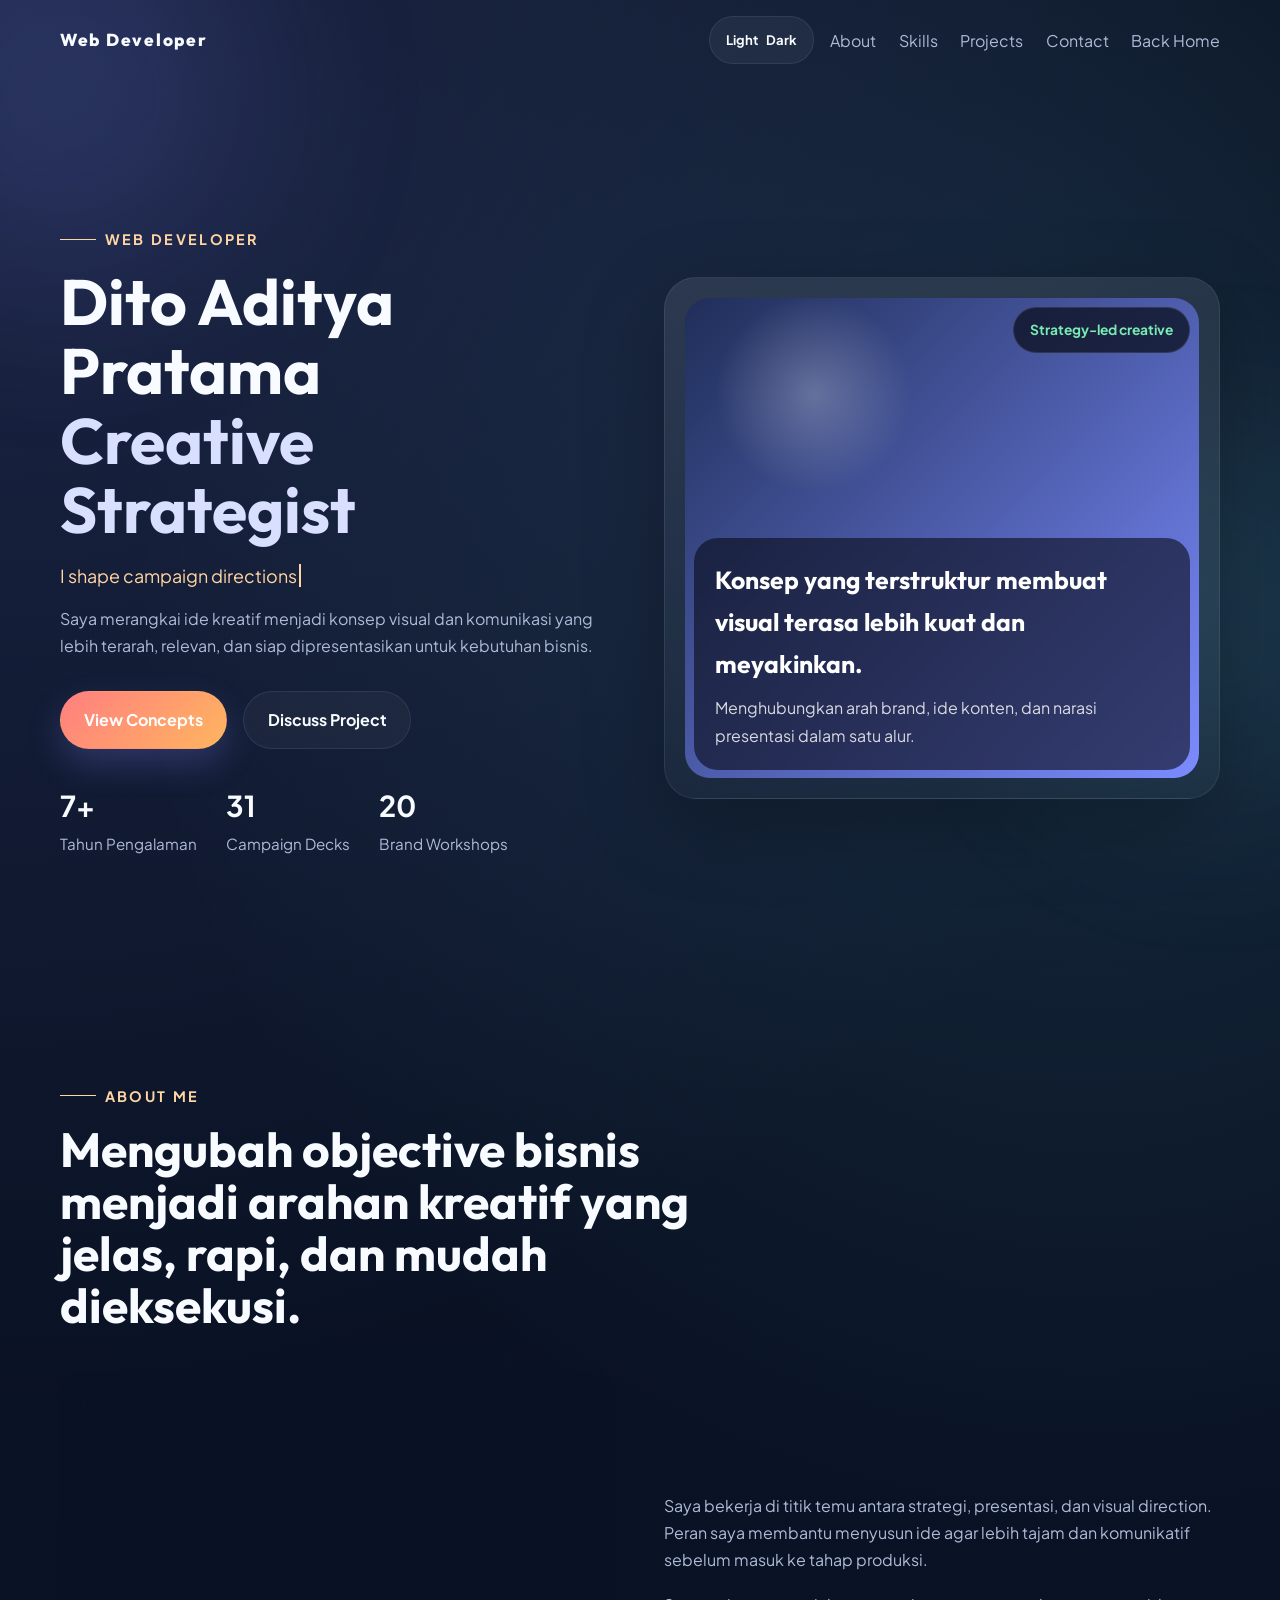
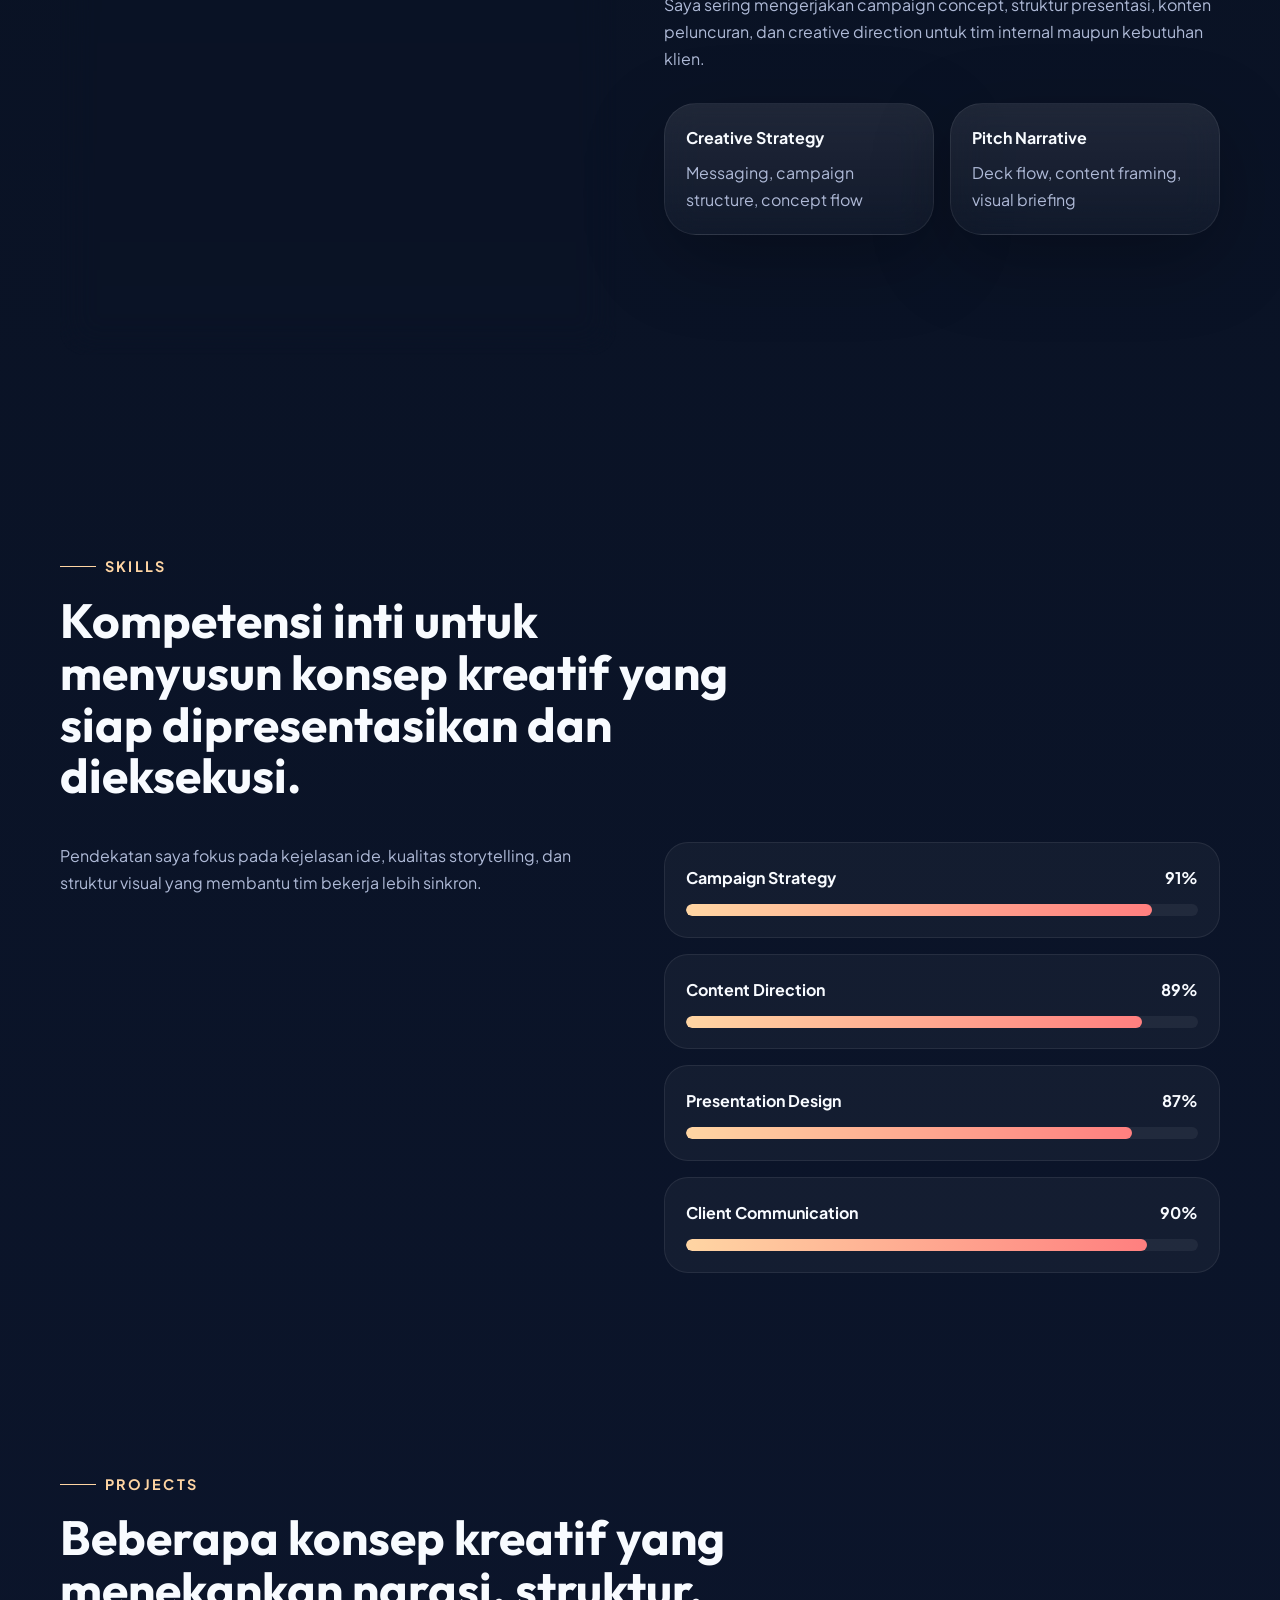
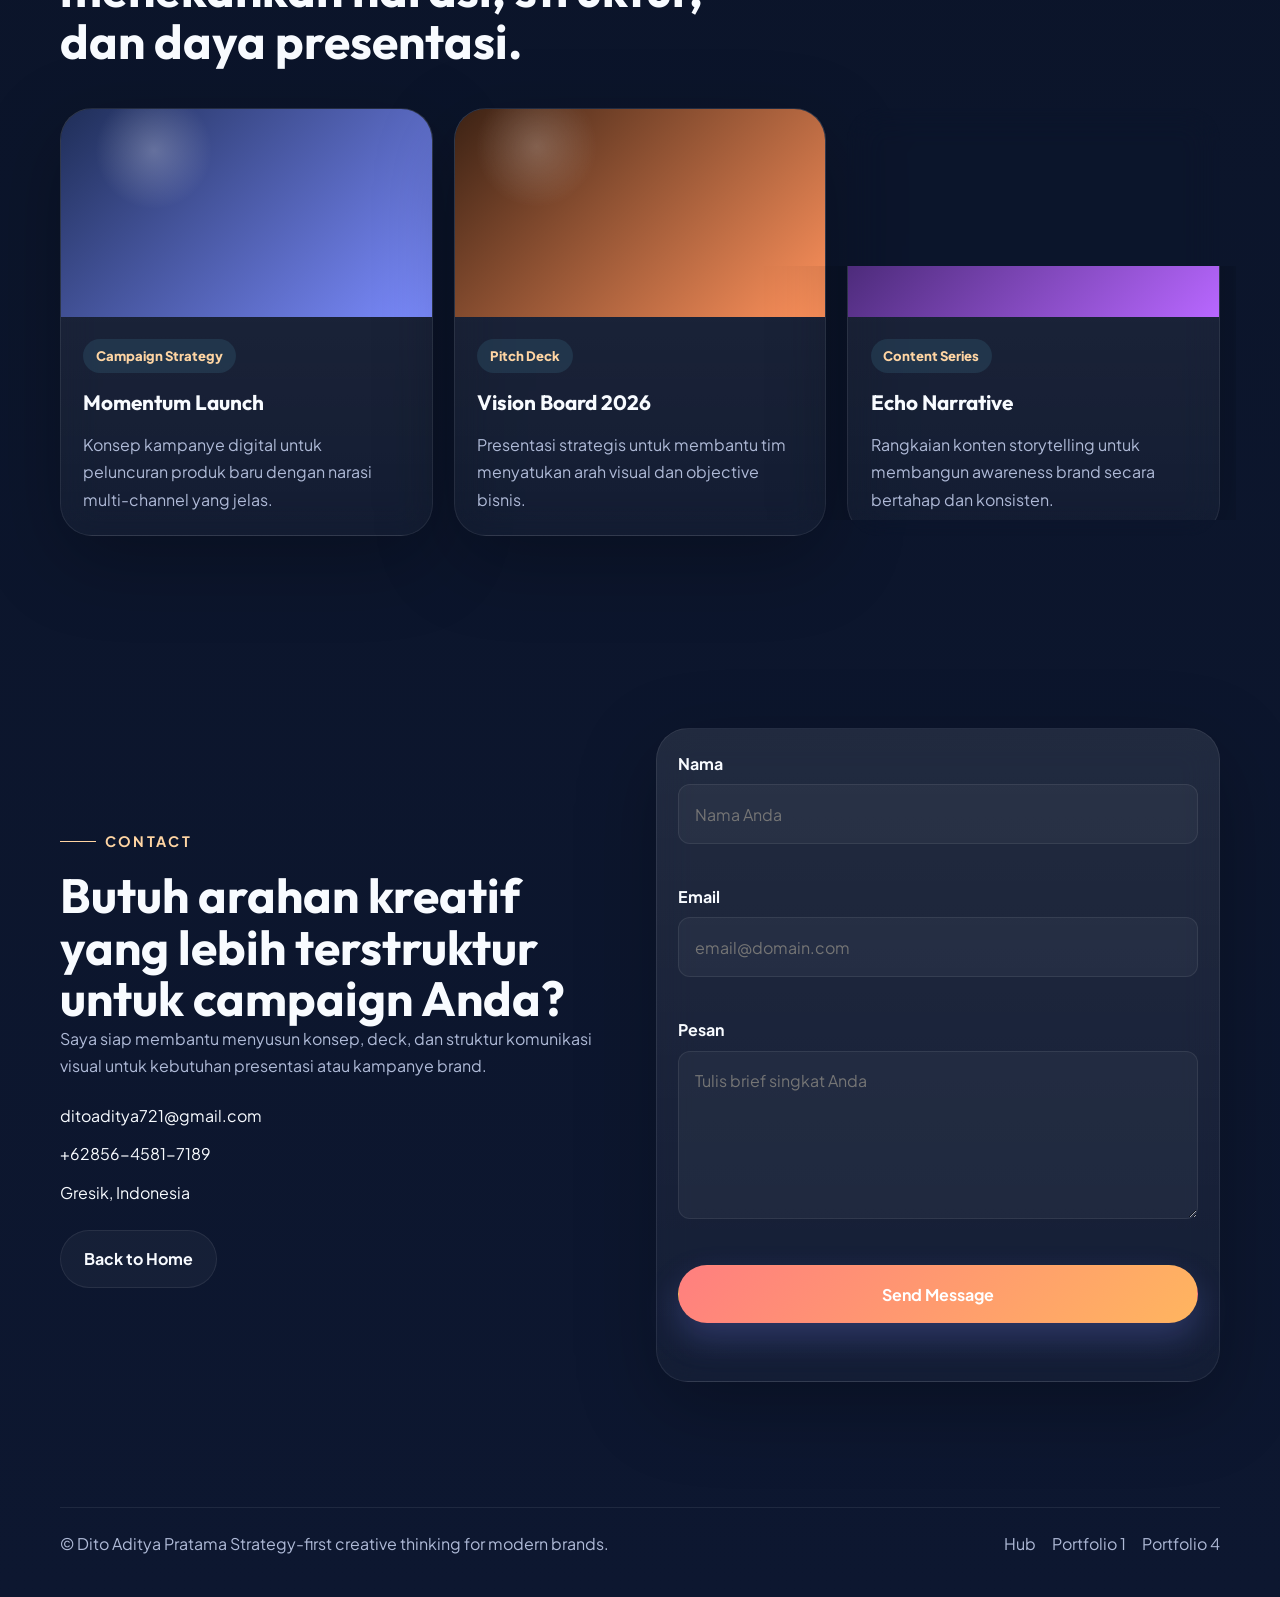
<file: portfolio1.html>
<!DOCTYPE html>
<html lang="id">
  <head>
    <meta charset="UTF-8" />
    <meta name="viewport" content="width=device-width, initial-scale=1.0" />
    <title>Dito Aditya Pratama | Web Developer</title>
    <meta name="description" content="Portofolio dummy Fikri Alamsyah dalam Portfolio Hub." />
    <link rel="preconnect" href="https://fonts.googleapis.com" />
    <link rel="preconnect" href="https://fonts.gstatic.com" crossorigin />
    <link href="https://fonts.googleapis.com/css2?family=Outfit:wght@400;500;600;700;800&family=Plus+Jakarta+Sans:wght@400;500;600;700;800&display=swap" rel="stylesheet" />
    <link rel="stylesheet" href="css/style.css" />
  </head>
  <body class="page-portfolio theme-5">
    <div class="page-glow glow-one"></div><div class="page-glow glow-two"></div>
    <header class="site-header" id="top">
      <nav class="navbar container">
        <a href="index.html" class="logo">Web Developer</a>
        <div class="nav-actions">
          <button class="theme-toggle" type="button" aria-label="Toggle theme"><span class="theme-toggle__sun">Light</span><span class="theme-toggle__moon">Dark</span></button>
          <button class="nav-toggle" type="button" aria-label="Buka menu navigasi" aria-expanded="false" aria-controls="nav-menu"><span></span><span></span><span></span></button>
        </div>
        <div class="nav-menu" id="nav-menu"><a href="#about">About</a><a href="#skills">Skills</a><a href="#projects">Projects</a><a href="#contact">Contact</a><a href="index.html">Back Home</a></div>
      </nav>
    </header>
    <main>
      <section class="hero section">
        <div class="container hero-grid">
          <div class="hero-content reveal">
            <span class="eyebrow">Web Developer</span>
            <h1>Dito Aditya Pratama <span class="accent">Creative Strategist</span></h1>
            <p class="typing-line">I shape <span data-typing="campaign directions,content concepts,presentation narratives"></span></p>
            <p class="hero-description">Saya merangkai ide kreatif menjadi konsep visual dan komunikasi yang lebih terarah, relevan, dan siap dipresentasikan untuk kebutuhan bisnis.</p>
            <div class="hero-actions"><a href="#projects" class="btn btn-primary">View Concepts</a><a href="#contact" class="btn btn-secondary">Discuss Project</a></div>
            <div class="hero-metrics"><div><strong>7+</strong><span>Tahun Pengalaman</span></div><div><strong>31</strong><span>Campaign Decks</span></div><div><strong>20</strong><span>Brand Workshops</span></div></div>
          </div>
          <div class="hero-card reveal"><div class="hero-card-inner"><div class="hero-badge">Strategy-led creative</div><div class="hero-visual gradient-a"></div><div class="hero-card-text"><h2>Konsep yang terstruktur membuat visual terasa lebih kuat dan meyakinkan.</h2><p>Menghubungkan arah brand, ide konten, dan narasi presentasi dalam satu alur.</p></div></div></div>
        </div>
      </section>
      <section class="section" id="about">
        <div class="container section-heading reveal"><span class="eyebrow">About Me</span><h2>Mengubah objective bisnis menjadi arahan kreatif yang jelas, rapi, dan mudah dieksekusi.</h2></div>
        <div class="container about-grid">
          <div class="about-photo reveal"><div class="photo-frame photo-frame--abstract gradient-a"></div></div>
          <div class="about-content reveal">
            <p>Saya bekerja di titik temu antara strategi, presentasi, dan visual direction. Peran saya membantu menyusun ide agar lebih tajam dan komunikatif sebelum masuk ke tahap produksi.</p>
            <p>Saya sering mengerjakan campaign concept, struktur presentasi, konten peluncuran, dan creative direction untuk tim internal maupun kebutuhan klien.</p>
            <div class="about-cards"><article class="info-card"><strong>Creative Strategy</strong><span>Messaging, campaign structure, concept flow</span></article><article class="info-card"><strong>Pitch Narrative</strong><span>Deck flow, content framing, visual briefing</span></article></div>
          </div>
        </div>
      </section>
      <section class="section" id="skills">
        <div class="container section-heading reveal"><span class="eyebrow">Skills</span><h2>Kompetensi inti untuk menyusun konsep kreatif yang siap dipresentasikan dan dieksekusi.</h2></div>
        <div class="container skills-grid">
          <div class="skills-copy reveal"><p>Pendekatan saya fokus pada kejelasan ide, kualitas storytelling, dan struktur visual yang membantu tim bekerja lebih sinkron.</p></div>
          <div class="skills-list">
            <div class="skill-item reveal"><div class="skill-meta"><span>Campaign Strategy</span><span>91%</span></div><div class="skill-bar"><span data-width="91%"></span></div></div>
            <div class="skill-item reveal"><div class="skill-meta"><span>Content Direction</span><span>89%</span></div><div class="skill-bar"><span data-width="89%"></span></div></div>
            <div class="skill-item reveal"><div class="skill-meta"><span>Presentation Design</span><span>87%</span></div><div class="skill-bar"><span data-width="87%"></span></div></div>
            <div class="skill-item reveal"><div class="skill-meta"><span>Client Communication</span><span>90%</span></div><div class="skill-bar"><span data-width="90%"></span></div></div>
          </div>
        </div>
      </section>
      <section class="section" id="projects">
        <div class="container section-heading reveal"><span class="eyebrow">Projects</span><h2>Beberapa konsep kreatif yang menekankan narasi, struktur, dan daya presentasi.</h2></div>
        <div class="container projects-grid">
          <article class="project-card reveal"><div class="project-image gradient-a"></div><div class="project-content"><span class="project-tag">Campaign Strategy</span><h3>Momentum Launch</h3><p>Konsep kampanye digital untuk peluncuran produk baru dengan narasi multi-channel yang jelas.</p></div></article>
          <article class="project-card reveal"><div class="project-image gradient-d"></div><div class="project-content"><span class="project-tag">Pitch Deck</span><h3>Vision Board 2026</h3><p>Presentasi strategis untuk membantu tim menyatukan arah visual dan objective bisnis.</p></div></article>
          <article class="project-card reveal"><div class="project-image gradient-c"></div><div class="project-content"><span class="project-tag">Content Series</span><h3>Echo Narrative</h3><p>Rangkaian konten storytelling untuk membangun awareness brand secara bertahap dan konsisten.</p></div></article>
        </div>
      </section>
      <section class="section" id="contact">
        <div class="container contact-grid">
          <div class="contact-copy reveal">
            <span class="eyebrow">Contact</span>
            <h2>Butuh arahan kreatif yang lebih terstruktur untuk campaign Anda?</h2>
            <p>Saya siap membantu menyusun konsep, deck, dan struktur komunikasi visual untuk kebutuhan presentasi atau kampanye brand.</p>
            <div class="contact-links"><a href="mailto:fikri.alamsyah@example.com">ditoaditya721@gmail.com</a><a href="tel:+62856-4581-7189">+62856-4581-7189</a><a href="https://maps.google.com/?q=Gresik%2C+Indonesia" target="_blank" rel="noreferrer">Gresik, Indonesia</a></div>
            <a href="index.html" class="btn btn-back">Back to Home</a>
          </div>
          <form class="contact-form reveal" id="contact-form" novalidate>
            <div class="form-group"><label for="name">Nama</label><input type="text" id="name" name="name" placeholder="Nama Anda" /><small class="error-message"></small></div>
            <div class="form-group"><label for="email">Email</label><input type="email" id="email" name="email" placeholder="email@domain.com" /><small class="error-message"></small></div>
            <div class="form-group"><label for="message">Pesan</label><textarea id="message" name="message" rows="5" placeholder="Tulis brief singkat Anda"></textarea><small class="error-message"></small></div>
            <button type="submit" class="btn btn-primary btn-full">Send Message</button><p class="form-status" id="form-status"></p>
          </form>
        </div>
      </section>
    </main>
    <footer class="footer"><div class="container footer-inner"><p>&copy; Dito Aditya Pratama Strategy-first creative thinking for modern brands.</p><div class="social-links"><a href="index.html">Hub</a><a href="portfolio1.html">Portfolio 1</a><a href="portfolio4.html">Portfolio 4</a></div></div></footer>
    <script src="js/script.js"></script>
  </body>
</html>
</file>
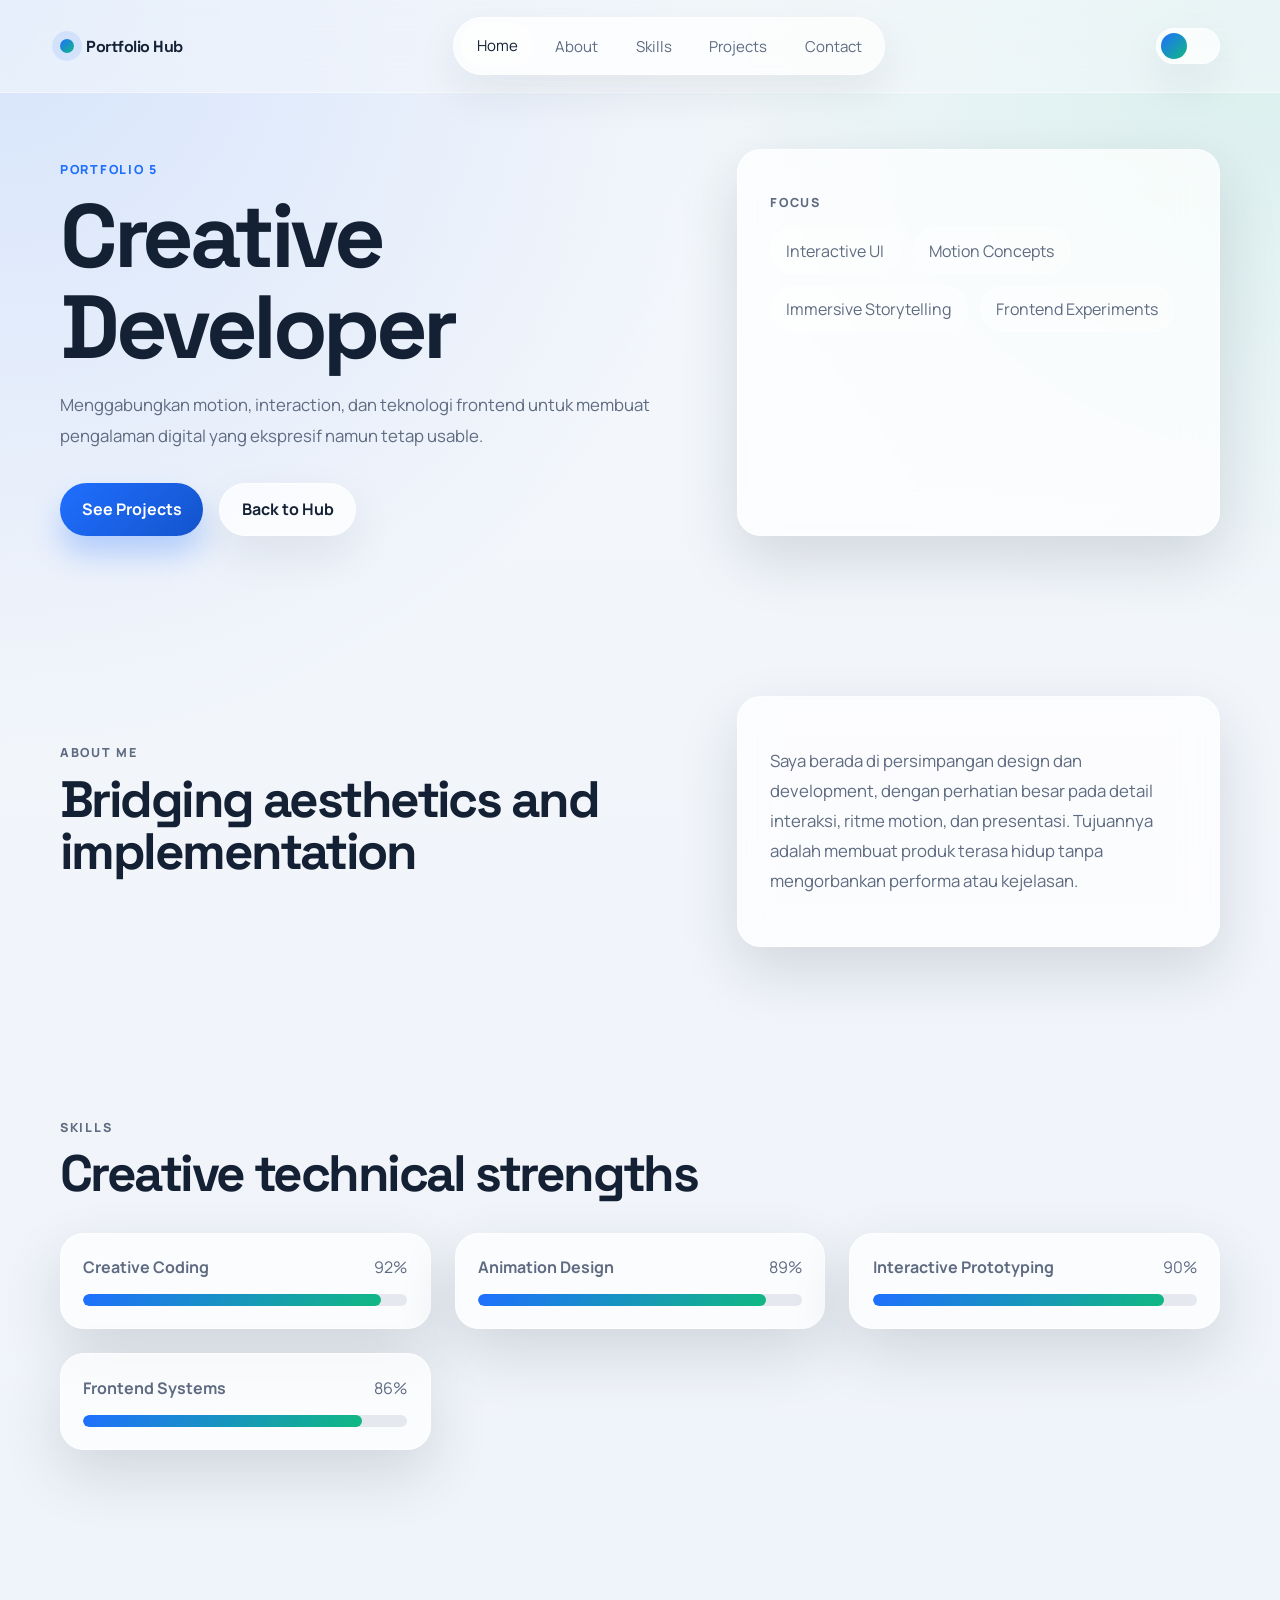
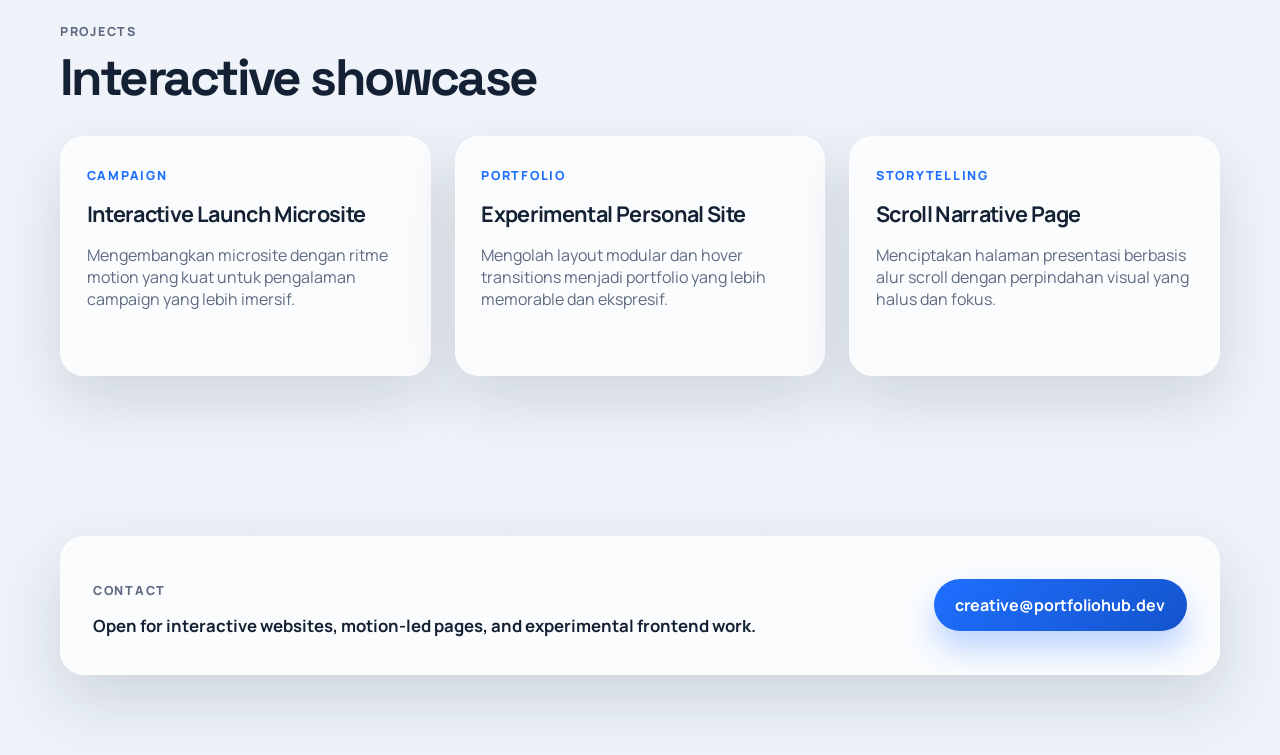
<file: portfolio2.html>
<!DOCTYPE html>
<html lang="en">
<head>
  <meta charset="UTF-8">
  <meta name="viewport" content="width=device-width, initial-scale=1.0">
  <title>Portfolio Hub | Creative Developer</title>
  <meta name="description" content="Portfolio Creative Developer modern dengan about, skills, projects, dan contact.">
  <link rel="preconnect" href="https://fonts.googleapis.com">
  <link rel="preconnect" href="https://fonts.gstatic.com" crossorigin>
  <link href="https://fonts.googleapis.com/css2?family=Manrope:wght@400;500;600;700;800&family=Space+Grotesk:wght@500;700&display=swap" rel="stylesheet">
  <style>
:root {
  --bg: #f4f7fb;
  --bg-soft: #edf2f9;
  --surface: rgba(255, 255, 255, 0.72);
  --surface-strong: rgba(255, 255, 255, 0.92);
  --surface-border: rgba(255, 255, 255, 0.65);
  --text: #142033;
  --muted: #5e6b81;
  --primary: #1f6fff;
  --primary-strong: #1454cc;
  --accent: #10b981;
  --shadow: 0 24px 60px rgba(20, 32, 51, 0.14);
  --shadow-soft: 0 18px 45px rgba(20, 32, 51, 0.08);
  --radius-xl: 32px;
  --radius-lg: 24px;
  --radius-md: 18px;
  --radius-sm: 14px;
  --container: min(1160px, calc(100% - 2rem));
  --header-height: 92px;
}

body.dark-mode {
  --bg: #09111f;
  --bg-soft: #0f1a2f;
  --surface: rgba(11, 19, 34, 0.72);
  --surface-strong: rgba(14, 24, 44, 0.92);
  --surface-border: rgba(112, 141, 182, 0.18);
  --text: #e9eef9;
  --muted: #9ba8c1;
  --primary: #6ea8ff;
  --primary-strong: #8ab8ff;
  --accent: #2dd4bf;
  --shadow: 0 24px 60px rgba(1, 7, 18, 0.48);
  --shadow-soft: 0 18px 45px rgba(1, 7, 18, 0.28);
}

*,
*::before,
*::after {
  box-sizing: border-box;
}

html {
  scroll-behavior: smooth;
}

body {
  margin: 0;
  min-width: 320px;
  font-family: "Manrope", sans-serif;
  background:
    radial-gradient(circle at top left, rgba(31, 111, 255, 0.14), transparent 28%),
    radial-gradient(circle at top right, rgba(16, 185, 129, 0.12), transparent 24%),
    linear-gradient(180deg, var(--bg) 0%, var(--bg-soft) 100%);
  color: var(--text);
  transition: background 0.35s ease, color 0.35s ease;
}

img {
  max-width: 100%;
  display: block;
}

a {
  color: inherit;
  text-decoration: none;
}

button,
input,
textarea {
  font: inherit;
}

.page-shell {
  position: relative;
  overflow: clip;
}

.container {
  width: var(--container);
  margin: 0 auto;
}

.section {
  padding: 5rem 0;
  scroll-margin-top: calc(var(--header-height) + 18px);
}

.site-header {
  position: sticky;
  top: 0;
  z-index: 30;
  backdrop-filter: blur(18px);
  background: rgba(244, 247, 251, 0.55);
  border-bottom: 1px solid rgba(255, 255, 255, 0.45);
  transition: background 0.35s ease, box-shadow 0.35s ease, border-color 0.35s ease;
}

body.dark-mode .site-header {
  background: rgba(9, 17, 31, 0.58);
  border-bottom-color: rgba(112, 141, 182, 0.12);
}

.site-header.scrolled {
  box-shadow: var(--shadow-soft);
}

.nav-wrap {
  min-height: var(--header-height);
  display: flex;
  align-items: center;
  justify-content: space-between;
  gap: 1rem;
}

.brand {
  display: inline-flex;
  align-items: center;
  gap: 0.75rem;
  font-family: "Space Grotesk", sans-serif;
  font-weight: 700;
  letter-spacing: -0.03em;
}

.brand-mark {
  width: 14px;
  height: 14px;
  border-radius: 50%;
  background: linear-gradient(135deg, var(--primary), var(--accent));
  box-shadow: 0 0 0 8px rgba(31, 111, 255, 0.1);
}

.site-nav {
  display: flex;
  align-items: center;
  gap: 0.35rem;
  padding: 0.4rem;
  border-radius: 999px;
  background: var(--surface);
  border: 1px solid var(--surface-border);
  box-shadow: var(--shadow-soft);
}

.site-nav a {
  position: relative;
  padding: 0.7rem 1rem;
  border-radius: 999px;
  color: var(--muted);
  font-size: 0.94rem;
  transition: color 0.25s ease, background 0.25s ease, transform 0.25s ease;
}

.site-nav a:hover,
.site-nav a.active {
  color: var(--text);
  background: rgba(255, 255, 255, 0.65);
  transform: translateY(-1px);
}

body.dark-mode .site-nav a:hover,
body.dark-mode .site-nav a.active {
  background: rgba(255, 255, 255, 0.08);
}

.theme-toggle {
  border: 0;
  background: transparent;
  padding: 0;
  cursor: pointer;
}

.theme-toggle-track {
  width: 64px;
  height: 36px;
  display: inline-flex;
  align-items: center;
  padding: 4px;
  border-radius: 999px;
  background: var(--surface);
  border: 1px solid var(--surface-border);
  box-shadow: var(--shadow-soft);
}

.theme-toggle-thumb {
  width: 26px;
  height: 26px;
  border-radius: 50%;
  background: linear-gradient(135deg, var(--primary), var(--accent));
  transform: translateX(0);
  transition: transform 0.3s ease;
}

body.dark-mode .theme-toggle-thumb {
  transform: translateX(28px);
}

.hero-section,
.portfolio-hero {
  padding-top: 3.5rem;
}

.hero-grid,
.portfolio-hero-grid,
.two-column,
.feature-layout,
.skills-grid,
.project-grid,
.portfolio-grid {
  display: grid;
  gap: 1.5rem;
}

.hero-grid,
.portfolio-hero-grid,
.two-column {
  grid-template-columns: 1.15fr 0.85fr;
  align-items: center;
}

.section-heading {
  max-width: 720px;
  margin-bottom: 2rem;
}

.section-heading h2,
.hero-copy h1,
.portfolio-hero h1 {
  margin: 0;
  font-family: "Space Grotesk", sans-serif;
  letter-spacing: -0.05em;
  line-height: 1.02;
}

.hero-copy h1,
.portfolio-hero h1 {
  font-size: clamp(2.9rem, 7vw, 5.6rem);
}

.section-heading h2 {
  font-size: clamp(2rem, 4vw, 3.3rem);
}

.eyebrow,
.mini-label,
.project-tag,
.card-index {
  text-transform: uppercase;
  letter-spacing: 0.14em;
  font-size: 0.78rem;
  font-weight: 800;
}

.eyebrow,
.project-tag,
.card-index {
  color: var(--primary);
}

.hero-text,
.section-heading p,
.content-card p,
.portfolio-card p,
.project-card p,
.feature-card p,
.contact-banner h2,
.contact-banner p,
.summary-card,
.skill-card,
.chip-list,
.metric-list span {
  color: var(--muted);
}

.hero-text,
.content-card p,
.contact-banner h2 {
  font-size: 1.05rem;
  line-height: 1.8;
}

.hero-actions {
  display: flex;
  flex-wrap: wrap;
  gap: 1rem;
  margin-top: 2rem;
}

.btn {
  display: inline-flex;
  align-items: center;
  justify-content: center;
  min-height: 52px;
  padding: 0.9rem 1.35rem;
  border-radius: 999px;
  font-weight: 700;
  transition: transform 0.25s ease, box-shadow 0.25s ease, background 0.25s ease, color 0.25s ease;
}

.btn:hover {
  transform: translateY(-2px);
}

.btn-primary {
  color: #fff;
  background: linear-gradient(135deg, var(--primary), var(--primary-strong));
  box-shadow: 0 18px 30px rgba(31, 111, 255, 0.28);
}

.btn-secondary {
  background: var(--surface);
  border: 1px solid var(--surface-border);
  box-shadow: var(--shadow-soft);
}

.glass-card,
.portfolio-card,
.project-card,
.skill-card,
.content-card {
  position: relative;
  overflow: hidden;
  background: var(--surface);
  border: 1px solid var(--surface-border);
  box-shadow: var(--shadow);
  backdrop-filter: blur(18px);
}

.glass-card,
.portfolio-card,
.project-card,
.skill-card,
.content-card,
.contact-banner,
.feature-card {
  border-radius: var(--radius-lg);
}

.spotlight-card,
.summary-card,
.feature-card,
.content-card,
.contact-banner {
  padding: 2rem;
}

.spotlight-card {
  min-height: 360px;
}

.spotlight-orb {
  position: absolute;
  border-radius: 50%;
  filter: blur(12px);
  opacity: 0.6;
}

.orb-one {
  width: 180px;
  height: 180px;
  top: -30px;
  right: -20px;
  background: rgba(31, 111, 255, 0.25);
}

.orb-two {
  width: 140px;
  height: 140px;
  bottom: -20px;
  left: 30px;
  background: rgba(16, 185, 129, 0.2);
}

.metric-list {
  position: relative;
  z-index: 1;
  display: grid;
  gap: 1rem;
  margin-top: 2.5rem;
}

.metric-list article {
  padding: 1rem 1.1rem;
  border-radius: var(--radius-md);
  background: rgba(255, 255, 255, 0.35);
}

body.dark-mode .metric-list article {
  background: rgba(255, 255, 255, 0.05);
}

.metric-list strong {
  display: block;
  margin-bottom: 0.35rem;
  font-size: 2rem;
  font-family: "Space Grotesk", sans-serif;
  color: var(--text);
}

.portfolio-grid {
  grid-template-columns: repeat(3, minmax(0, 1fr));
}

.portfolio-card,
.project-card {
  padding: 1.6rem;
  min-height: 240px;
  transition: transform 0.35s ease, border-color 0.35s ease, box-shadow 0.35s ease;
}

.portfolio-card:hover,
.project-card:hover,
.feature-card:hover,
.skill-card:hover,
.content-card:hover {
  transform: translateY(-6px);
  border-color: rgba(31, 111, 255, 0.3);
  box-shadow: 0 30px 55px rgba(20, 32, 51, 0.16);
}

body.dark-mode .portfolio-card:hover,
body.dark-mode .project-card:hover,
body.dark-mode .feature-card:hover,
body.dark-mode .skill-card:hover,
body.dark-mode .content-card:hover {
  box-shadow: 0 30px 55px rgba(1, 7, 18, 0.4);
}

.portfolio-card h3,
.project-card h3,
.feature-card h3 {
  margin: 0.9rem 0 0.75rem;
  font-size: 1.35rem;
  letter-spacing: -0.03em;
}

.text-link {
  display: inline-flex;
  margin-top: 1.5rem;
  color: var(--text);
  font-weight: 700;
}

.feature-layout,
.skills-grid,
.project-grid {
  grid-template-columns: repeat(3, minmax(0, 1fr));
}

.summary-card {
  align-self: stretch;
}

.chip-list {
  list-style: none;
  margin: 1rem 0 0;
  padding: 0;
  display: flex;
  flex-wrap: wrap;
  gap: 0.75rem;
}

.chip-list li {
  padding: 0.7rem 0.95rem;
  border-radius: 999px;
  background: rgba(255, 255, 255, 0.4);
  border: 1px solid rgba(255, 255, 255, 0.45);
}

body.dark-mode .chip-list li {
  background: rgba(255, 255, 255, 0.05);
  border-color: rgba(112, 141, 182, 0.18);
}

.skill-card {
  padding: 1.4rem;
}

.skill-head {
  display: flex;
  align-items: center;
  justify-content: space-between;
  gap: 1rem;
  margin-bottom: 1rem;
}

.skill-head h3 {
  margin: 0;
  font-size: 1rem;
}

.progress-bar {
  width: 100%;
  height: 12px;
  overflow: hidden;
  border-radius: 999px;
  background: rgba(130, 145, 170, 0.18);
}

.progress-bar span {
  display: block;
  width: 0;
  height: 100%;
  border-radius: inherit;
  background: linear-gradient(135deg, var(--primary), var(--accent));
  transition: width 1.2s cubic-bezier(0.22, 1, 0.36, 1);
}

.contact-banner {
  display: flex;
  align-items: center;
  justify-content: space-between;
  gap: 1.5rem;
}

.contact-banner h2 {
  margin: 0.5rem 0 0;
  color: var(--text);
}

.loading-screen {
  position: fixed;
  inset: 0;
  z-index: 100;
  display: grid;
  place-items: center;
  gap: 1rem;
  background:
    radial-gradient(circle at top left, rgba(31, 111, 255, 0.14), transparent 30%),
    linear-gradient(180deg, var(--bg) 0%, var(--bg-soft) 100%);
  transition: opacity 0.45s ease, visibility 0.45s ease;
}

.loading-screen.hidden {
  opacity: 0;
  visibility: hidden;
}

.loader-ring {
  width: 64px;
  height: 64px;
  border-radius: 50%;
  border: 4px solid rgba(31, 111, 255, 0.16);
  border-top-color: var(--primary);
  animation: spin 0.9s linear infinite;
}

.reveal {
  opacity: 0;
  transform: translateY(32px);
  transition: opacity 0.7s ease, transform 0.7s ease;
}

.reveal.revealed {
  opacity: 1;
  transform: translateY(0);
}

.reveal-delay-1 {
  transition-delay: 0.08s;
}

.reveal-delay-2 {
  transition-delay: 0.16s;
}

@keyframes spin {
  to {
    transform: rotate(360deg);
  }
}

@media (max-width: 980px) {
  .hero-grid,
  .portfolio-hero-grid,
  .two-column,
  .portfolio-grid,
  .feature-layout,
  .skills-grid,
  .project-grid,
  .contact-banner {
    grid-template-columns: 1fr;
  }

  .contact-banner {
    display: grid;
  }

  .site-nav {
    display: none;
  }

  .nav-wrap {
    min-height: 78px;
  }
}

@media (max-width: 720px) {
  :root {
    --container: min(100% - 1.25rem, 100%);
    --header-height: 78px;
  }

  .section {
    padding: 4rem 0;
  }

  .hero-copy h1,
  .portfolio-hero h1 {
    font-size: clamp(2.5rem, 14vw, 4rem);
  }

  .btn,
  .contact-banner .btn {
    width: 100%;
  }

  .hero-actions {
    flex-direction: column;
  }

  .spotlight-card,
  .summary-card,
  .feature-card,
  .content-card,
  .contact-banner,
  .portfolio-card,
  .project-card,
  .skill-card {
    padding: 1.3rem;
  }
}

</style>
</head>
<body data-page="portfolio">
  <div class="loading-screen" aria-hidden="true">
    <div class="loader-ring"></div>
    <p>Loading Creative Developer</p>
  </div>

  <div class="page-shell">
    <header class="site-header">
      <div class="container nav-wrap">
        <a class="brand" href="../index.html">
          <span class="brand-mark"></span>
          <span>Portfolio Hub</span>
        </a>

        <nav class="site-nav">
          <a href="#home" class="active">Home</a>
          <a href="#about">About</a>
          <a href="#skills">Skills</a>
          <a href="#projects">Projects</a>
          <a href="#contact">Contact</a>
        </nav>

        <button class="theme-toggle" type="button" aria-label="Toggle dark mode">
          <span class="theme-toggle-track">
            <span class="theme-toggle-thumb"></span>
          </span>
        </button>
      </div>
    </header>

    <main>
      <section id="home" class="portfolio-hero section">
        <div class="container portfolio-hero-grid">
          <div class="reveal">
            <p class="eyebrow">Portfolio 5</p>
            <h1>Creative Developer</h1>
            <p class="hero-text">
              Menggabungkan motion, interaction, dan teknologi frontend untuk membuat pengalaman digital yang ekspresif namun tetap usable.
            </p>
            <div class="hero-actions">
              <a class="btn btn-primary" href="#projects">See Projects</a>
              <a class="btn btn-secondary" href="../index.html">Back to Hub</a>
            </div>
          </div>

          <aside class="glass-card summary-card reveal reveal-delay-1">
            <p class="mini-label">Focus</p>
            <ul class="chip-list">
              <li>Interactive UI</li>
              <li>Motion Concepts</li>
              <li>Immersive Storytelling</li>
              <li>Frontend Experiments</li>
            </ul>
          </aside>
        </div>
      </section>

      <section id="about" class="section">
        <div class="container two-column">
          <div class="section-heading reveal">
            <p class="eyebrow">About Me</p>
            <h2>Bridging aesthetics and implementation</h2>
          </div>
          <div class="content-card glass-card reveal reveal-delay-1">
            <p>
              Saya berada di persimpangan design dan development, dengan perhatian besar pada detail interaksi, ritme motion, dan presentasi.
              Tujuannya adalah membuat produk terasa hidup tanpa mengorbankan performa atau kejelasan.
            </p>
          </div>
        </div>
      </section>

      <section id="skills" class="section">
        <div class="container">
          <div class="section-heading reveal">
            <p class="eyebrow">Skills</p>
            <h2>Creative technical strengths</h2>
          </div>
          <div class="skills-grid">
            <article class="skill-card glass-card reveal">
              <div class="skill-head"><h3>Creative Coding</h3><span>92%</span></div>
              <div class="progress-bar"><span data-progress="92"></span></div>
            </article>
            <article class="skill-card glass-card reveal reveal-delay-1">
              <div class="skill-head"><h3>Animation Design</h3><span>89%</span></div>
              <div class="progress-bar"><span data-progress="89"></span></div>
            </article>
            <article class="skill-card glass-card reveal reveal-delay-2">
              <div class="skill-head"><h3>Interactive Prototyping</h3><span>90%</span></div>
              <div class="progress-bar"><span data-progress="90"></span></div>
            </article>
            <article class="skill-card glass-card reveal">
              <div class="skill-head"><h3>Frontend Systems</h3><span>86%</span></div>
              <div class="progress-bar"><span data-progress="86"></span></div>
            </article>
          </div>
        </div>
      </section>

      <section id="projects" class="section">
        <div class="container">
          <div class="section-heading reveal">
            <p class="eyebrow">Projects</p>
            <h2>Interactive showcase</h2>
          </div>
          <div class="project-grid">
            <article class="project-card glass-card reveal">
              <span class="project-tag">Campaign</span>
              <h3>Interactive Launch Microsite</h3>
              <p>Mengembangkan microsite dengan ritme motion yang kuat untuk pengalaman campaign yang lebih imersif.</p>
            </article>
            <article class="project-card glass-card reveal reveal-delay-1">
              <span class="project-tag">Portfolio</span>
              <h3>Experimental Personal Site</h3>
              <p>Mengolah layout modular dan hover transitions menjadi portfolio yang lebih memorable dan ekspresif.</p>
            </article>
            <article class="project-card glass-card reveal reveal-delay-2">
              <span class="project-tag">Storytelling</span>
              <h3>Scroll Narrative Page</h3>
              <p>Menciptakan halaman presentasi berbasis alur scroll dengan perpindahan visual yang halus dan fokus.</p>
            </article>
          </div>
        </div>
      </section>

      <section id="contact" class="section">
        <div class="container">
          <div class="contact-banner glass-card reveal">
            <div>
              <p class="eyebrow">Contact</p>
              <h2>Open for interactive websites, motion-led pages, and experimental frontend work.</h2>
            </div>
            <a class="btn btn-primary" href="mailto:creative@portfoliohub.dev">creative@portfoliohub.dev</a>
          </div>
        </div>
      </section>
    </main>
  </div>

  <script>
const STORAGE_KEY = "portfolio-hub-theme";

const applySavedTheme = () => {
  const savedTheme = localStorage.getItem(STORAGE_KEY);
  if (savedTheme === "dark") {
    document.body.classList.add("dark-mode");
  }
};

const initThemeToggle = () => {
  const toggle = document.querySelector(".theme-toggle");
  if (!toggle) return;

  toggle.addEventListener("click", () => {
    document.body.classList.toggle("dark-mode");
    const theme = document.body.classList.contains("dark-mode") ? "dark" : "light";
    localStorage.setItem(STORAGE_KEY, theme);
  });
};

const initLoader = () => {
  const loader = document.querySelector(".loading-screen");
  if (!loader) return;

  window.addEventListener("load", () => {
    window.setTimeout(() => loader.classList.add("hidden"), 350);
  });
};

const initRevealAnimations = () => {
  const revealItems = document.querySelectorAll(".reveal");
  if (!revealItems.length) return;

  const revealObserver = new IntersectionObserver(
    (entries, observer) => {
      entries.forEach((entry) => {
        if (!entry.isIntersecting) return;
        entry.target.classList.add("revealed");
        observer.unobserve(entry.target);
      });
    },
    { threshold: 0.2 }
  );

  revealItems.forEach((item) => revealObserver.observe(item));
};

const initProgressBars = () => {
  const bars = document.querySelectorAll(".progress-bar span");
  if (!bars.length) return;

  const progressObserver = new IntersectionObserver(
    (entries, observer) => {
      entries.forEach((entry) => {
        if (!entry.isIntersecting) return;
        const target = entry.target.getAttribute("data-progress");
        entry.target.style.width = `${target}%`;
        observer.unobserve(entry.target);
      });
    },
    { threshold: 0.45 }
  );

  bars.forEach((bar) => progressObserver.observe(bar));
};

const initActiveNav = () => {
  const header = document.querySelector(".site-header");
  const navLinks = Array.from(document.querySelectorAll(".site-nav a[href^='#']"));
  const sections = navLinks
    .map((link) => document.querySelector(link.getAttribute("href")))
    .filter(Boolean);

  const setActiveLink = () => {
    const offset = window.scrollY + 140;

    sections.forEach((section) => {
      const id = section.getAttribute("id");
      const matchingLink = navLinks.find((link) => link.getAttribute("href") === `#${id}`);
      if (!matchingLink) return;

      const top = section.offsetTop;
      const bottom = top + section.offsetHeight;
      if (offset >= top && offset < bottom) {
        navLinks.forEach((link) => link.classList.remove("active"));
        matchingLink.classList.add("active");
      }
    });

    if (header) {
      header.classList.toggle("scrolled", window.scrollY > 16);
    }
  };

  setActiveLink();
  window.addEventListener("scroll", setActiveLink, { passive: true });
};

const initSmoothAnchors = () => {
  const links = document.querySelectorAll("a[href^='#']");
  links.forEach((link) => {
    link.addEventListener("click", (event) => {
      const targetId = link.getAttribute("href");
      if (!targetId || targetId === "#") return;

      const target = document.querySelector(targetId);
      if (!target) return;

      event.preventDefault();
      target.scrollIntoView({ behavior: "smooth", block: "start" });
    });
  });
};

applySavedTheme();
initThemeToggle();
initLoader();
initRevealAnimations();
initProgressBars();
initActiveNav();
initSmoothAnchors();

</script>
</body>
</html>
</file>
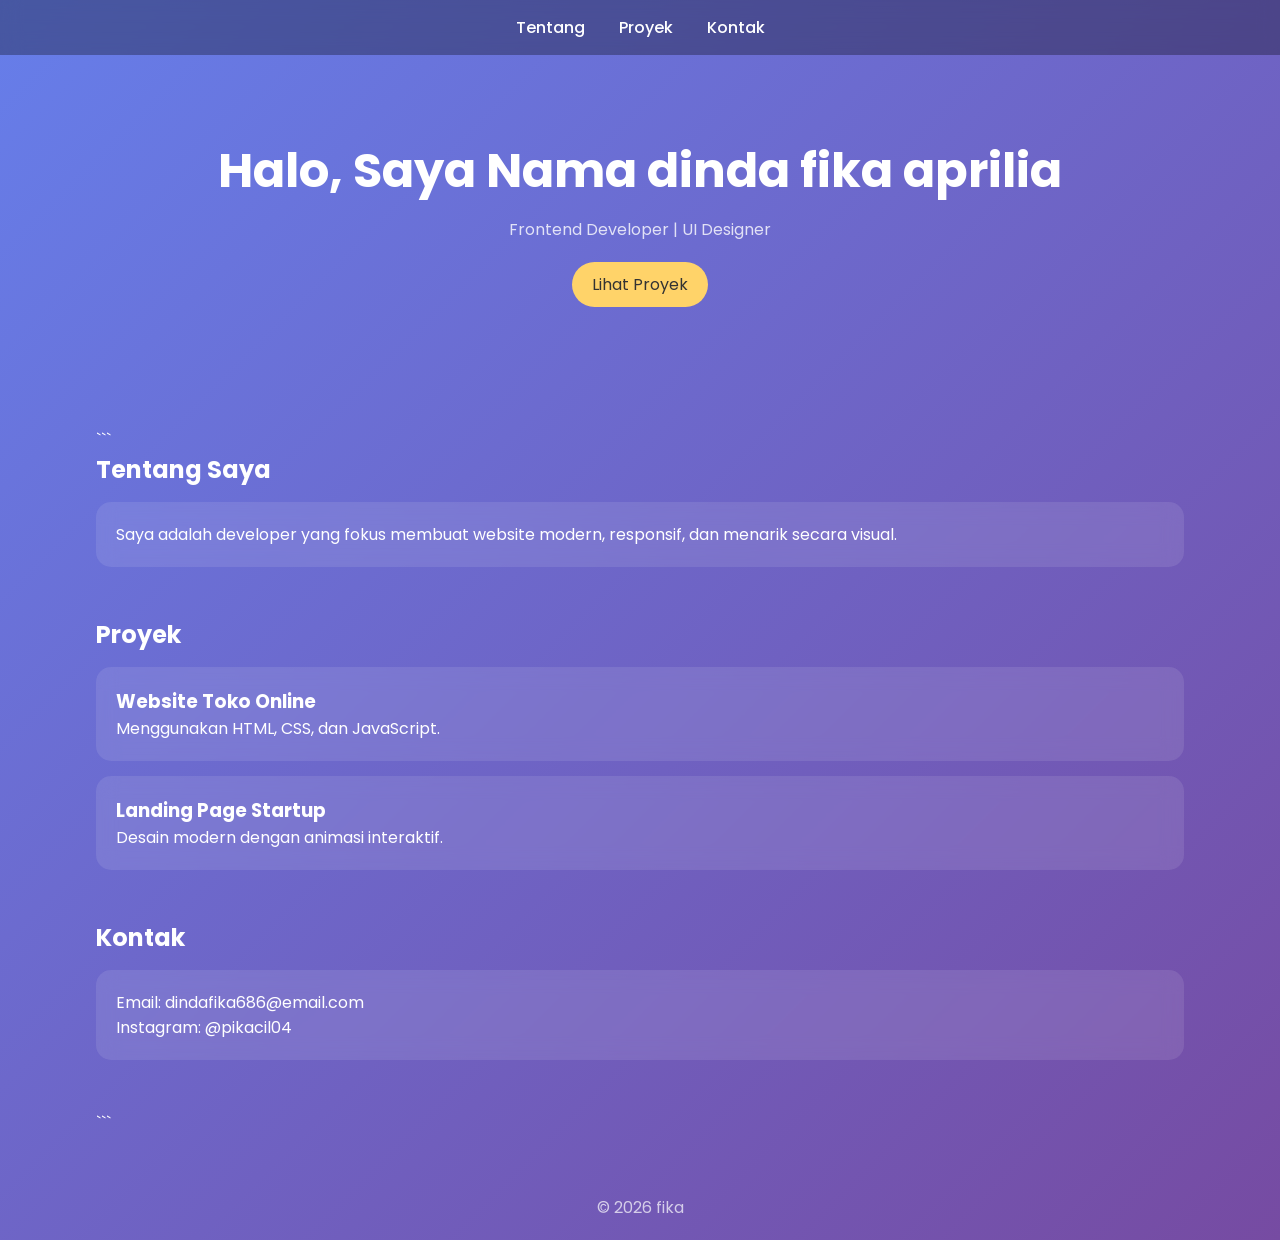
<file: portfolio4.html>
<!doctype html>

<html lang="id">
  <head>
    <meta charset="UTF-8" />
    <meta name="viewport" content="width=device-width, initial-scale=1.0" />
    <title>Portofolio Modern</title>

    <link
      href="https://fonts.googleapis.com/css2?family=Poppins:wght@300;400;600&display=swap"
      rel="stylesheet"
    />

    <style>
      * {
        margin: 0;
        padding: 0;
        box-sizing: border-box;
        font-family: "Poppins", sans-serif;
      }

      body {
        background: linear-gradient(135deg, #667eea, #764ba2);
        color: #fff;
      }

      /* Navbar */
      nav {
        position: sticky;
        top: 0;
        background: rgba(0, 0, 0, 0.3);
        backdrop-filter: blur(10px);
        padding: 15px;
        text-align: center;
      }

      nav a {
        color: #fff;
        margin: 0 15px;
        text-decoration: none;
        font-weight: 500;
      }

      nav a:hover {
        color: #ffd369;
      }

      /* Hero */
      .hero {
        text-align: center;
        padding: 80px 20px;
        animation: fadeIn 1.5s ease;
      }

      .hero h1 {
        font-size: 3rem;
      }

      .hero p {
        margin-top: 10px;
        opacity: 0.8;
      }

      .btn {
        display: inline-block;
        margin-top: 20px;
        padding: 10px 20px;
        background: #ffd369;
        color: #333;
        border-radius: 25px;
        text-decoration: none;
        transition: 0.3s;
      }

      .btn:hover {
        transform: scale(1.1);
      }

      /* Section */
      .container {
        width: 85%;
        margin: auto;
        padding: 40px 0;
      }

      .section {
        margin-bottom: 50px;
        animation: fadeInUp 1s ease;
      }

      h2 {
        margin-bottom: 15px;
      }

      /* Card */
      .card {
        background: rgba(255, 255, 255, 0.1);
        padding: 20px;
        border-radius: 15px;
        margin-top: 15px;
        backdrop-filter: blur(10px);
        transition: 0.3s;
      }

      .card:hover {
        transform: translateY(-10px);
        background: rgba(255, 255, 255, 0.2);
      }

      /* Footer */
      footer {
        text-align: center;
        padding: 20px;
        opacity: 0.7;
      }

      /* Animations */
      @keyframes fadeIn {
        from {
          opacity: 0;
          transform: translateY(-20px);
        }
        to {
          opacity: 1;
          transform: translateY(0);
        }
      }

      @keyframes fadeInUp {
        from {
          opacity: 0;
          transform: translateY(40px);
        }
        to {
          opacity: 1;
          transform: translateY(0);
        }
      }

      /* Responsive */
      @media (max-width: 768px) {
        .hero h1 {
          font-size: 2rem;
        }
      }
    </style>
  </head>

  <body>
    <nav>
      <a href="#about">Tentang</a>
      <a href="#projects">Proyek</a>
      <a href="#contact">Kontak</a>
    </nav>

    <section class="hero">
      <h1>Halo, Saya Nama dinda fika aprilia</h1>
      <p>Frontend Developer | UI Designer</p>
      <a href="#projects" class="btn">Lihat Proyek</a>
    </section>

    <div class="container">
      ```
      <section id="about" class="section">
        <h2>Tentang Saya</h2>
        <div class="card">
          <p>
            Saya adalah developer yang fokus membuat website modern, responsif,
            dan menarik secara visual.
          </p>
        </div>
      </section>

      <section id="projects" class="section">
        <h2>Proyek</h2>

        <div class="card">
          <h3>Website Toko Online</h3>
          <p>Menggunakan HTML, CSS, dan JavaScript.</p>
        </div>

        <div class="card">
          <h3>Landing Page Startup</h3>
          <p>Desain modern dengan animasi interaktif.</p>
        </div>
      </section>

      <section id="contact" class="section">
        <h2>Kontak</h2>
        <div class="card">
          <p>Email: dindafika686@email.com</p>
          <p>Instagram: @pikacil04</p>
        </div>
      </section>
      ```
    </div>

    <footer>
      <p>© 2026 fika</p>
    </footer>
  </body>
</html>
</file>
<file: css/style.css>
:root {
  --bg: #08101f;
  --bg-secondary: #0d1730;
  --surface: rgba(20, 30, 56, 0.72);
  --surface-soft: rgba(255, 255, 255, 0.04);
  --border: rgba(255, 255, 255, 0.08);
  --text: #e9eefc;
  --muted: #afbad7;
  --title: #f8fbff;
  --primary: #7c8cff;
  --secondary: #9a78ff;
  --accent: #70ddff;
  --success: #78ebb3;
  --shadow: 0 24px 80px rgba(0, 0, 0, 0.26);
  --radius-xl: 32px;
  --radius-lg: 24px;
  --radius-md: 18px;
  --radius-sm: 12px;
  --container: 1160px;
  --transition: all 0.35s ease-in-out;
}

body.light-mode {
  --bg: #f2f5fb;
  --bg-secondary: #ffffff;
  --surface: rgba(255, 255, 255, 0.74);
  --surface-soft: rgba(12, 24, 52, 0.04);
  --border: rgba(17, 24, 39, 0.08);
  --text: #1e2a41;
  --muted: #5c6985;
  --title: #111a2e;
  --shadow: 0 24px 64px rgba(70, 92, 130, 0.12);
}

.theme-1 { --primary: #7c8cff; --secondary: #9a78ff; --accent: #70ddff; }
.theme-2 { --primary: #4ecdc4; --secondary: #5b7cfa; --accent: #8af3dc; }
.theme-3 { --primary: #ff925c; --secondary: #ffb15f; --accent: #ffd68b; }
.theme-4 { --primary: #d970ff; --secondary: #8d7dff; --accent: #ffb7f8; }
.theme-5 { --primary: #ff7f7f; --secondary: #ffb55f; --accent: #ffd5a3; }
.theme-hub { --primary: #7c8cff; --secondary: #72b4ff; --accent: #91f0ff; }

* { box-sizing: border-box; margin: 0; padding: 0; }
html { scroll-behavior: smooth; }

body {
  min-height: 100vh;
  font-family: "Plus Jakarta Sans", sans-serif;
  color: var(--text);
  background:
    radial-gradient(circle at top left, rgba(124, 140, 255, 0.18), transparent 28%),
    radial-gradient(circle at 85% 12%, rgba(112, 221, 255, 0.12), transparent 22%),
    linear-gradient(180deg, var(--bg) 0%, var(--bg-secondary) 100%);
  line-height: 1.7;
  overflow-x: hidden;
}

body.popup-open {
  overflow: hidden;
}

img { display: block; width: 100%; max-width: 100%; }
a { color: inherit; text-decoration: none; }
button, input, textarea { font: inherit; }

.container { width: min(calc(100% - 2rem), var(--container)); margin: 0 auto; }
.section { position: relative; padding: 6rem 0; }

.page-glow {
  position: fixed;
  z-index: -1;
  width: 24rem;
  height: 24rem;
  border-radius: 50%;
  filter: blur(100px);
  opacity: 0.24;
  pointer-events: none;
}

.glow-one { top: -6rem; left: -8rem; background: rgba(124, 140, 255, 0.65); }
.glow-two { right: -8rem; bottom: 10%; background: rgba(112, 221, 255, 0.4); }

.site-header {
  position: sticky;
  top: 0;
  z-index: 50;
  padding: 1rem 0;
  transition: var(--transition);
}

.site-header.scrolled {
  background: rgba(8, 16, 31, 0.72);
  backdrop-filter: blur(16px);
  box-shadow: 0 10px 30px rgba(0, 0, 0, 0.14);
}

.navbar {
  position: relative;
  display: flex;
  align-items: center;
  justify-content: space-between;
  gap: 1rem;
}

.logo {
  font-family: "Outfit", sans-serif;
  font-size: 1.08rem;
  font-weight: 800;
  letter-spacing: 0.1em;
  color: var(--title);
}

.nav-actions {
  display: flex;
  align-items: center;
  gap: 0.75rem;
  margin-left: auto;
}

.theme-toggle,
.nav-toggle {
  display: inline-flex;
  align-items: center;
  justify-content: center;
  min-height: 2.9rem;
  padding: 0.75rem 1rem;
  border: 1px solid var(--border);
  border-radius: 999px;
  background: rgba(255, 255, 255, 0.05);
  color: var(--title);
  cursor: pointer;
  transition: var(--transition);
}

.theme-toggle { gap: 0.5rem; font-size: 0.82rem; font-weight: 700; }
.theme-toggle:hover, .nav-toggle:hover { transform: translateY(-2px); }
.nav-toggle { display: none; width: 3rem; padding: 0; }

.nav-toggle span {
  display: block;
  width: 1.1rem;
  height: 2px;
  margin: 0.16rem auto;
  background: currentColor;
}

.nav-menu { display: flex; align-items: center; gap: 1.4rem; color: var(--muted); }
.nav-menu a { position: relative; transition: color 0.3s ease; }
.nav-menu a::after {
  content: "";
  position: absolute;
  left: 0;
  bottom: -0.35rem;
  width: 100%;
  height: 2px;
  background: linear-gradient(90deg, var(--accent), var(--primary));
  transform: scaleX(0);
  transform-origin: left;
  transition: transform 0.3s ease;
}

.nav-menu a:hover,
.nav-menu a:focus-visible { color: var(--title); }
.nav-menu a:hover::after,
.nav-menu a:focus-visible::after { transform: scaleX(1); }

.hero {
  min-height: 100vh;
  display: flex;
  align-items: center;
  padding-top: 7rem;
}

.hero--hub { min-height: 92vh; }

.hero-grid,
.about-grid,
.skills-grid,
.contact-grid,
.split-section {
  display: grid;
  grid-template-columns: repeat(2, minmax(0, 1fr));
  gap: 3rem;
  align-items: center;
}

.hero-grid--hub { align-items: stretch; }

.eyebrow {
  display: inline-flex;
  align-items: center;
  gap: 0.55rem;
  margin-bottom: 1rem;
  color: var(--accent);
  font-size: 0.9rem;
  font-weight: 700;
  letter-spacing: 0.16em;
  text-transform: uppercase;
}

.eyebrow::before { content: ""; width: 2.25rem; height: 1px; background: currentColor; }

.hero-content h1,
.section-heading h2,
.split-card h2,
.contact-copy h2,
.cta-block h2 {
  font-family: "Outfit", sans-serif;
  color: var(--title);
  line-height: 1.08;
}

.hero-content h1 { font-size: clamp(2.8rem, 5vw, 5rem); }
.hero-content .accent { display: block; color: #d9e0ff; }
.typing-line { min-height: 2rem; margin: 1.1rem 0 0.7rem; color: var(--accent); font-size: 1.12rem; }
[data-typing] { border-right: 2px solid currentColor; padding-right: 0.15rem; }

.hero-description,
.split-copy p,
.about-content p,
.skills-copy p,
.project-content p,
.contact-copy p,
.team-card__body p { color: var(--muted); }

.hero-actions { display: flex; flex-wrap: wrap; gap: 1rem; margin: 2rem 0; }
.hero-actions--center { justify-content: center; }

.btn {
  display: inline-flex;
  align-items: center;
  justify-content: center;
  min-height: 3.35rem;
  padding: 0.9rem 1.45rem;
  border-radius: 999px;
  border: 1px solid transparent;
  font-weight: 700;
  transition: var(--transition);
}

.btn:hover, .btn:focus-visible { transform: translateY(-3px); }
.btn-primary, .btn-card {
  color: #fff;
  background: linear-gradient(135deg, var(--primary), var(--secondary));
  box-shadow: 0 15px 34px rgba(124, 140, 255, 0.24);
}

.btn-secondary, .btn-back {
  color: var(--title);
  border-color: var(--border);
  background: rgba(255, 255, 255, 0.04);
}

.btn-card { width: 100%; }
.btn-back { width: fit-content; margin-top: 1.5rem; }
.btn-full { width: 100%; }

.hero-metrics { display: flex; flex-wrap: wrap; gap: 1.8rem; }
.hero-metrics strong { display: block; color: var(--title); font-size: 1.8rem; }
.hero-metrics span { color: var(--muted); font-size: 0.95rem; }

.hub-showcase,
.hero-card { transform: translateY(var(--parallax-offset, 0px)); transition: transform 0.25s linear; }

.hub-showcase { display: grid; gap: 1rem; align-content: center; }
.hub-showcase__panel,
.hero-card-inner,
.photo-frame,
.info-card,
.project-card,
.contact-form,
.team-card,
.split-card,
.cta-block {
  border: 1px solid var(--border);
  border-radius: var(--radius-xl);
  background: linear-gradient(180deg, rgba(255, 255, 255, 0.09), rgba(255, 255, 255, 0.03));
  box-shadow: var(--shadow);
  backdrop-filter: blur(18px);
}

.hub-showcase__panel { padding: 1.6rem; }
.hub-showcase__panel span { display: inline-block; color: var(--accent); font-size: 0.88rem; font-weight: 700; margin-bottom: 0.7rem; }
.hub-showcase__panel strong { display: block; color: var(--title); font-family: "Outfit", sans-serif; font-size: 1.2rem; }
.panel-a { transform: translateX(-0.3rem); }
.panel-b { transform: translateX(1rem); }
.panel-c { transform: translateX(2rem); }

.hero-card-inner { position: relative; overflow: hidden; padding: 1.25rem; }
.hero-card-inner img,
.hero-visual {
  height: 30rem;
  width: 100%;
  object-fit: cover;
  border-radius: calc(var(--radius-xl) - 0.45rem);
}

.hero-visual {
  background:
    radial-gradient(circle at 20% 20%, rgba(255, 255, 255, 0.2), transparent 20%),
    linear-gradient(135deg, rgba(124, 140, 255, 0.5), rgba(28, 36, 68, 0.95));
}

.hero-badge {
  position: absolute;
  top: 1.8rem;
  right: 1.8rem;
  z-index: 2;
  padding: 0.65rem 1rem;
  border-radius: 999px;
  background: rgba(11, 16, 32, 0.76);
  border: 1px solid rgba(255, 255, 255, 0.1);
  color: var(--success);
  font-size: 0.86rem;
  font-weight: 700;
}

.hero-card-text {
  position: absolute;
  left: 1.8rem;
  right: 1.8rem;
  bottom: 1.8rem;
  padding: 1.3rem;
  border-radius: var(--radius-lg);
  background: rgba(10, 14, 28, 0.62);
  backdrop-filter: blur(10px);
}

.hero-card-text h2 { color: #fff; font-family: "Outfit", sans-serif; font-size: 1.55rem; margin-bottom: 0.55rem; }
.hero-card-text p { color: rgba(255, 255, 255, 0.82); }

.section-heading { margin-bottom: 2.5rem; }
.section-heading h2,
.split-card h2,
.contact-copy h2,
.cta-block h2 { max-width: 42rem; font-size: clamp(2rem, 4vw, 3rem); }

.team-grid { display: grid; grid-template-columns: repeat(5, minmax(0, 1fr)); gap: 1.25rem; }
.team-card { overflow: hidden; transition: var(--transition); }
.team-card:hover,
.project-card:hover { transform: translateY(-10px) scale(1.01); border-color: rgba(124, 140, 255, 0.32); }

.team-card__image { min-height: 16rem; background: linear-gradient(135deg, #25315e, #7c8cff); }
.team-card__image img { height: 16rem; object-fit: cover; }
.team-card__body { padding: 1.4rem; }

.team-card__label,
.project-tag {
  display: inline-flex;
  margin-bottom: 0.8rem;
  padding: 0.35rem 0.8rem;
  border-radius: 999px;
  color: var(--accent);
  background: rgba(112, 221, 255, 0.1);
  font-size: 0.82rem;
  font-weight: 800;
}

.team-card__body h3,
.project-content h3 { color: var(--title); font-family: "Outfit", sans-serif; font-size: 1.3rem; margin-bottom: 0.65rem; }

.split-card, .cta-block { padding: 2rem; }
.split-copy { display: grid; gap: 1rem; }
.photo-frame { padding: 1rem; }
.photo-frame img,
.photo-frame--abstract { width: 100%; aspect-ratio: 1 / 1.05; border-radius: calc(var(--radius-xl) - 0.45rem); object-fit: cover; }
.about-content { display: grid; gap: 1.1rem; }
.about-cards { display: grid; grid-template-columns: repeat(2, minmax(0, 1fr)); gap: 1rem; margin-top: 0.8rem; }
.info-card, .skill-item, .contact-form { padding: 1.3rem; }
.info-card strong { display: block; color: var(--title); margin-bottom: 0.45rem; }
.info-card span { color: var(--muted); }

.skills-grid { align-items: start; }
.skills-list { display: grid; gap: 1rem; }
.skill-item { border: 1px solid var(--border); border-radius: var(--radius-lg); background: var(--surface-soft); }
.skill-meta { display: flex; justify-content: space-between; gap: 1rem; margin-bottom: 0.8rem; color: var(--title); font-weight: 700; }
.skill-bar { height: 0.75rem; overflow: hidden; border-radius: 999px; background: rgba(255, 255, 255, 0.06); }
.skill-bar span { display: block; width: 0; height: 100%; border-radius: inherit; background: linear-gradient(90deg, var(--accent), var(--primary)); transition: width 1.1s ease-in-out; }

.projects-grid { display: grid; grid-template-columns: repeat(3, minmax(0, 1fr)); gap: 1.3rem; }
.project-card { overflow: hidden; transition: var(--transition); }
.project-image { min-height: 13rem; }
.gradient-a { background: radial-gradient(circle at 25% 20%, rgba(255, 255, 255, 0.24), transparent 18%), linear-gradient(135deg, #1f2e58, #7c8cff); }
.gradient-b { background: radial-gradient(circle at 78% 18%, rgba(255, 255, 255, 0.2), transparent 16%), linear-gradient(135deg, #13324f, #4ecdc4); }
.gradient-c { background: radial-gradient(circle at 52% 26%, rgba(255, 255, 255, 0.18), transparent 18%), linear-gradient(135deg, #25154a, #b867ff); }
.gradient-d { background: radial-gradient(circle at 22% 18%, rgba(255, 255, 255, 0.2), transparent 18%), linear-gradient(135deg, #3c2214, #ff925c); }
.project-content { padding: 1.4rem; }

.contact-grid { gap: 2rem; }
.contact-links { display: grid; gap: 0.7rem; margin-top: 1.4rem; }
.contact-links a { color: var(--title); }

.form-group { margin-bottom: 1rem; }
.form-group label { display: block; margin-bottom: 0.45rem; color: var(--title); font-weight: 700; }
.form-group input,
.form-group textarea {
  width: 100%;
  padding: 0.95rem 1rem;
  border: 1px solid var(--border);
  border-radius: var(--radius-sm);
  background: rgba(255, 255, 255, 0.04);
  color: var(--text);
  outline: none;
  transition: var(--transition);
}

.form-group input:focus,
.form-group textarea:focus {
  border-color: rgba(124, 140, 255, 0.6);
  box-shadow: 0 0 0 4px rgba(124, 140, 255, 0.12);
}

.form-group.error input,
.form-group.error textarea { border-color: rgba(255, 120, 136, 0.76); }
.error-message { display: block; min-height: 1.1rem; margin-top: 0.35rem; color: #ffb5bf; font-size: 0.84rem; }
.form-status { min-height: 1.3rem; margin-top: 1rem; color: var(--success); }

.footer { padding: 1.8rem 0 2.5rem; }
.footer-inner {
  display: flex;
  flex-wrap: wrap;
  justify-content: space-between;
  gap: 1rem;
  padding-top: 1.4rem;
  border-top: 1px solid var(--border);
  color: var(--muted);
}

.social-links { display: flex; flex-wrap: wrap; gap: 1rem; }
.social-links a:hover,
.social-links a:focus-visible { color: var(--title); }

.portfolio-popup {
  position: fixed;
  inset: 0;
  z-index: 120;
  display: flex;
  align-items: center;
  justify-content: center;
  padding: 1.25rem;
  opacity: 0;
  visibility: hidden;
  pointer-events: none;
  transition: var(--transition);
}

.portfolio-popup.active {
  opacity: 1;
  visibility: visible;
  pointer-events: auto;
}

.portfolio-popup__backdrop {
  position: absolute;
  inset: 0;
  background: rgba(3, 7, 18, 0.78);
  backdrop-filter: blur(10px);
}

.portfolio-popup__dialog {
  position: relative;
  width: min(1120px, 100%);
  height: min(88vh, 860px);
  overflow: hidden;
  border: 1px solid var(--border);
  border-radius: var(--radius-xl);
  background: linear-gradient(180deg, rgba(13, 23, 48, 0.98), rgba(8, 16, 31, 0.98));
  box-shadow: var(--shadow);
}

.portfolio-popup__header {
  display: flex;
  align-items: center;
  justify-content: space-between;
  gap: 1rem;
  padding: 1rem 1.2rem;
  border-bottom: 1px solid var(--border);
}

.portfolio-popup__header h2 {
  color: var(--title);
  font-family: "Outfit", sans-serif;
  font-size: 1.2rem;
}

.portfolio-popup__close {
  width: 2.9rem;
  height: 2.9rem;
  border: 1px solid var(--border);
  border-radius: 999px;
  background: rgba(255, 255, 255, 0.05);
  color: var(--title);
  cursor: pointer;
  transition: var(--transition);
}

.portfolio-popup__close:hover,
.portfolio-popup__close:focus-visible {
  transform: translateY(-2px);
}

.portfolio-popup__frame {
  width: 100%;
  height: calc(100% - 4.95rem);
  border: 0;
  background: #fff;
}

.reveal { opacity: 0; transform: translateY(38px); transition: opacity 0.8s ease, transform 0.8s ease; }
.reveal.visible { opacity: 1; transform: translateY(0); }

@media (max-width: 1100px) {
  .team-grid { grid-template-columns: repeat(3, minmax(0, 1fr)); }
}

@media (max-width: 980px) {
  .hero-grid, .about-grid, .skills-grid, .contact-grid, .split-section, .team-grid, .projects-grid { grid-template-columns: 1fr; }
  .hero { min-height: auto; padding-top: 8rem; }
  .panel-a, .panel-b, .panel-c { transform: none; }
}

@media (max-width: 760px) {
  .section { padding: 5rem 0; }
  .nav-toggle { display: inline-flex; }
  .nav-menu {
    position: absolute;
    top: calc(100% + 0.8rem);
    right: 0;
    left: 0;
    display: grid;
    gap: 0.6rem;
    padding: 1rem;
    border: 1px solid var(--border);
    border-radius: var(--radius-lg);
    background: rgba(8, 16, 31, 0.95);
    backdrop-filter: blur(18px);
    opacity: 0;
    visibility: hidden;
    transform: translateY(-8px);
    transition: var(--transition);
  }

  .nav-menu.active { opacity: 1; visibility: visible; transform: translateY(0); }
  .about-cards { grid-template-columns: 1fr; }
  .hero-card-inner img, .hero-visual { height: 24rem; }
}

@media (max-width: 560px) {
  .container { width: min(calc(100% - 1.25rem), var(--container)); }
  .hero-content h1, .section-heading h2, .split-card h2, .contact-copy h2, .cta-block h2 { font-size: 2.2rem; }
  .hero-actions { flex-direction: column; }
  .btn, .btn-back { width: 100%; }
  .theme-toggle { display: none; }
  .hero-badge, .hero-card-text { position: static; }
  .hero-card-text { margin-top: 1rem; }
  .hero-card-inner img, .hero-visual { height: 21rem; }
  .footer-inner { flex-direction: column; }
  .portfolio-popup { padding: 0.75rem; }
  .portfolio-popup__dialog { height: 85vh; border-radius: 24px; }
  .portfolio-popup__header { padding: 0.9rem 1rem; }
  .portfolio-popup__header h2 { font-size: 1rem; }
  .portfolio-popup__frame { height: calc(100% - 4.7rem); }
}
</file>
